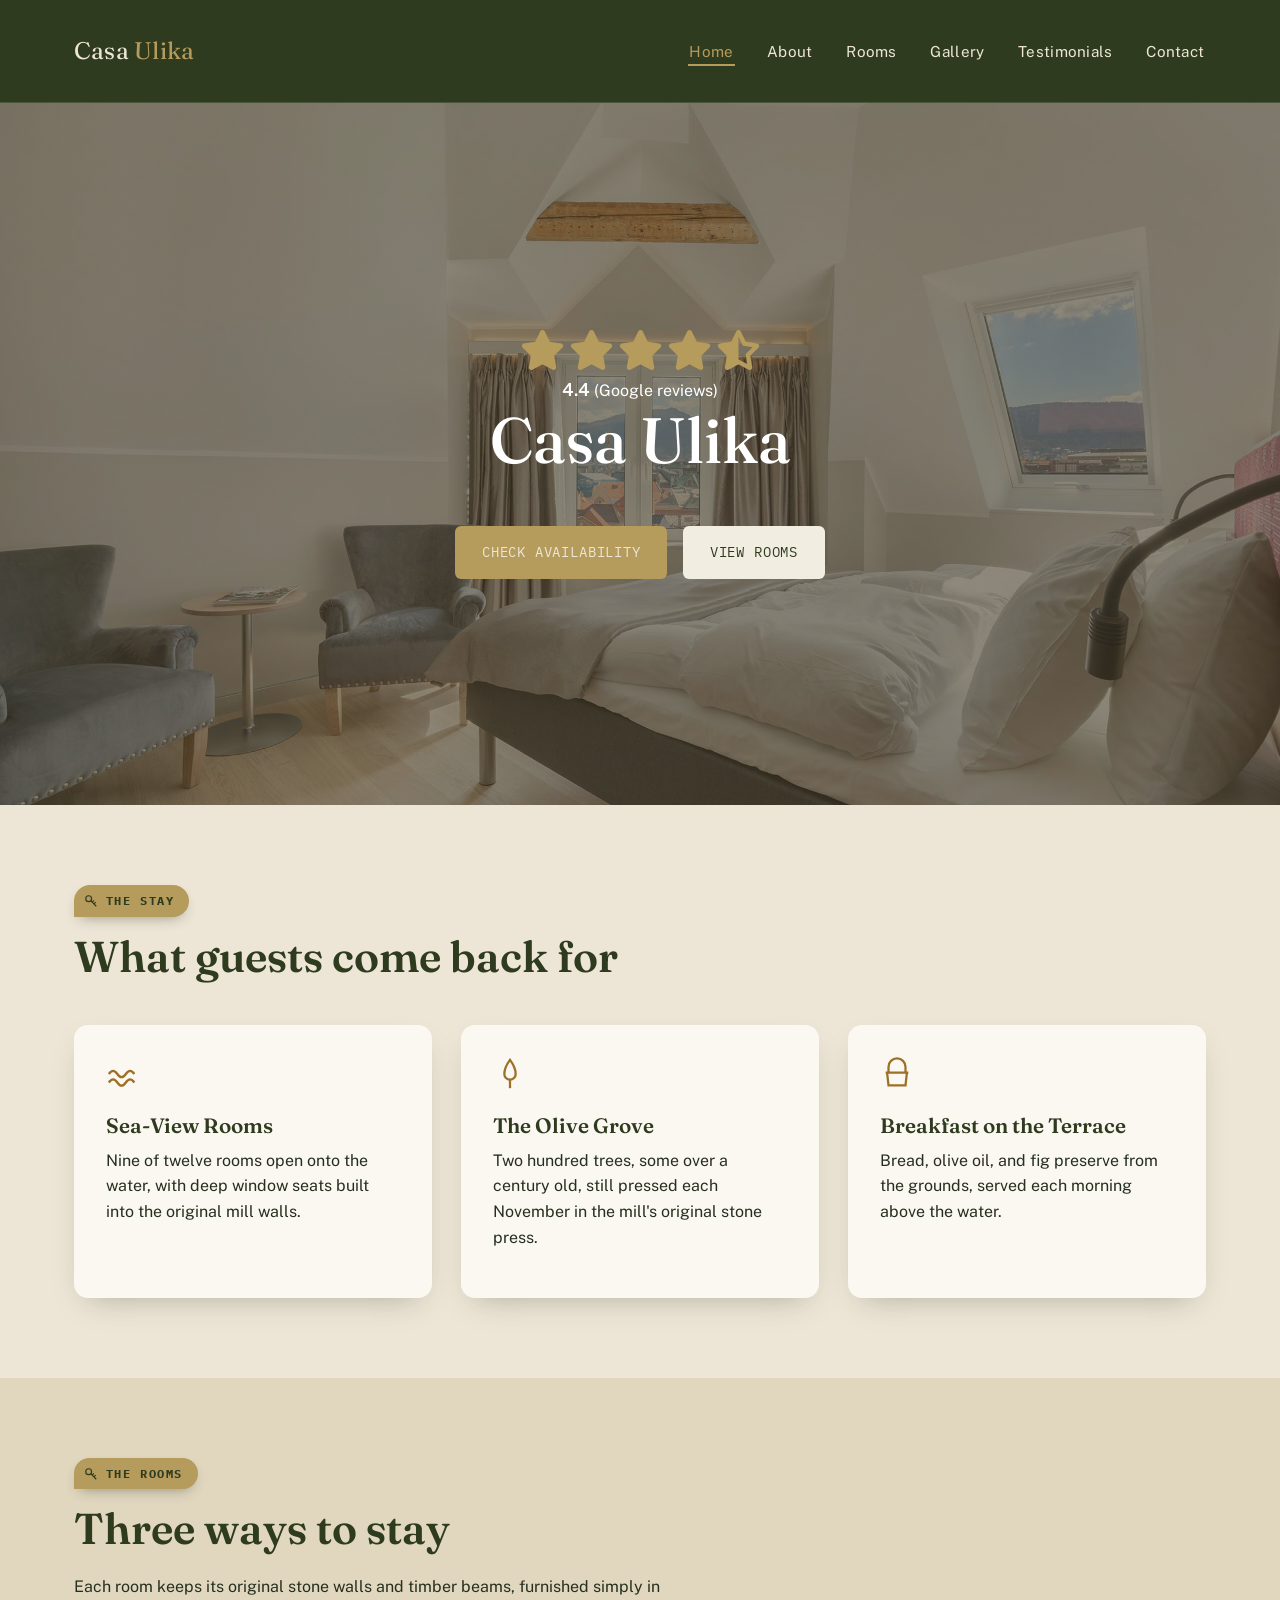
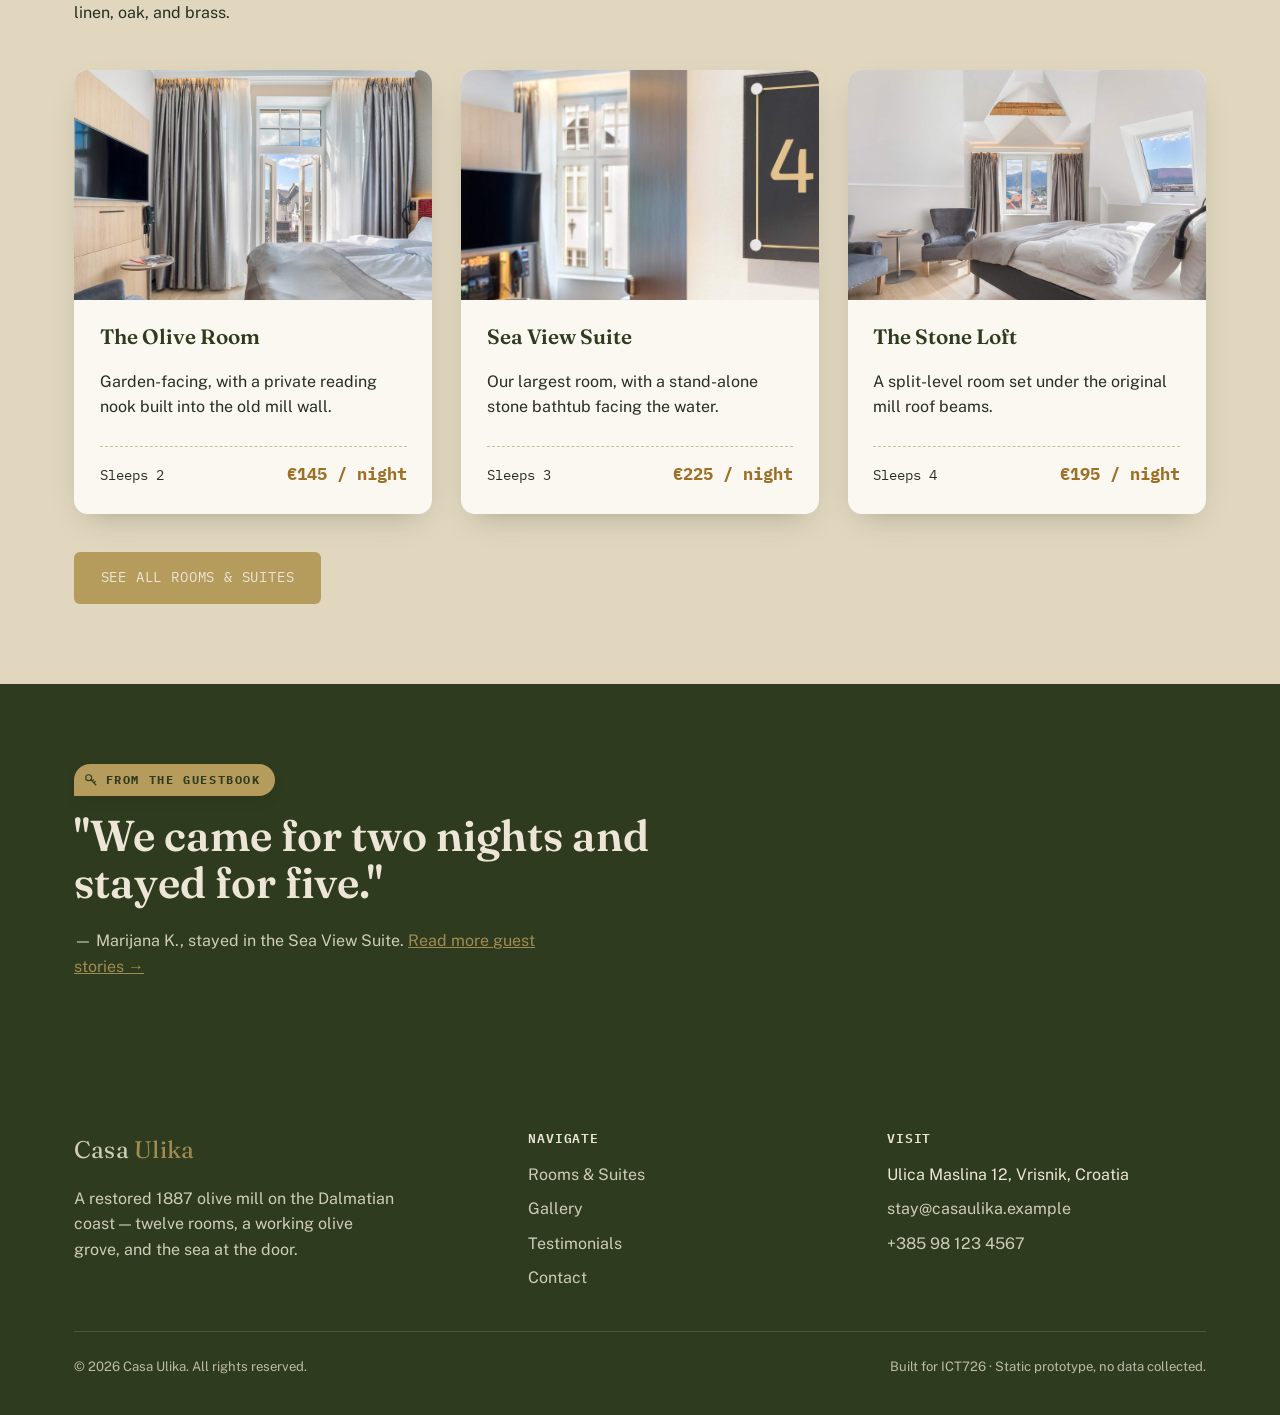
<file: index.html>
<!DOCTYPE html>
<html lang="en">
<head>
  <meta charset="UTF-8">
  <meta name="viewport" content="width=device-width, initial-scale=1.0">
  <title>Casa Ulika — A Restored Olive Mill on the Dalmatian Coast</title>
  <meta name="description" content="Casa Ulika is a 12-room boutique hotel in a restored 1887 olive mill on Croatia's Dalmatian coast, with sea-view rooms, an olive grove, and home-cooked breakfast.">
  <link rel="preconnect" href="https://fonts.googleapis.com">
  <link rel="preconnect" href="https://fonts.gstatic.com" crossorigin>
  <link href="https://fonts.googleapis.com/css2?family=Fraunces:opsz,wght@9..144,400;9..144,500;9..144,600&family=Public+Sans:wght@400;500;600;700&family=IBM+Plex+Mono:wght@500;700&display=swap" rel="stylesheet">
  <link rel="stylesheet" href="https://cdnjs.cloudflare.com/ajax/libs/font-awesome/6.5.2/css/all.min.css">
  <link rel="stylesheet" href="css/styles.css">
</head>
<body>
  <a class="skip-link" href="#main">Skip to content</a>

  <header class="site-header">
    <div class="nav-wrap">
      <a href="index.html" class="wordmark">Casa <span>Ulika</span></a>
      <button class="nav-toggle" aria-label="Toggle navigation menu" aria-expanded="false" aria-controls="main-nav">
        <span></span>
      </button>
      <nav class="main-nav" id="main-nav" aria-label="Primary">
        <ul>
          <li><a href="index.html" aria-current="page">Home</a></li>
          <li><a href="about.html">About</a></li>
          <li><a href="rooms.html">Rooms</a></li>
          <li><a href="gallery.html">Gallery</a></li>
          <li><a href="testimonials.html">Testimonials</a></li>
          <li><a href="contact.html">Contact</a></li>
        </ul>
      </nav>
    </div>
  </header>

  <main id="main">
    <!-- Hero -->
    <section class="hero" aria-label="Introduction">
      <div class="hero-copy">
        <!-- <span class="key-tag">
          <svg viewBox="0 0 24 24" fill="none" stroke="currentColor" stroke-width="2"><circle cx="8" cy="8" r="5"/><path d="M11.5 11.5L21 21M17 17l3-3M14 14l3-3"/></svg>
          Vrisnik, Dalmatian Coast
        </span> -->
        <div class="rating-wrapper">
          <div class="stars">
            <i class="fas fa-star"></i>
            <i class="fas fa-star"></i>
            <i class="fas fa-star"></i>
            <i class="fas fa-star"></i>
            <i class="fas fa-star-half-alt"></i>
          </div>
          <p class="rating-text">4.4 <span>(Google reviews)</span></p>
        </div>
        <h1 style="color: #fff;">Casa Ulika</h1>
        <!-- <p class="lede">A 19th-century olive mill, carefully restored into twelve stone-walled rooms above the Adriatic. Casa Ulika offers sea-view rooms, a working olive grove, and a home-cooked Dalmatian breakfast — a quiet stay built around slow mornings and the smell of pressed olives.</p> -->
        <div class="cta-row">
          <a class="btn btn-primary" href="contact.html">Check Availability</a>
          <a class="btn btn-ghost" href="rooms.html">View Rooms</a>
        </div>
      </div>
    </section>

    <!-- Highlights -->
    <section aria-labelledby="highlights-heading">
      <div class="container">
        <div class="section-head">
          <span class="key-tag">
            <svg viewBox="0 0 24 24" fill="none" stroke="currentColor" stroke-width="2"><circle cx="8" cy="8" r="5"/><path d="M11.5 11.5L21 21M17 17l3-3M14 14l3-3"/></svg>
            The Stay
          </span>
          <h2 id="highlights-heading">What guests come back for</h2>
        </div>
        <div class="grid-3">
          <article class="feature-card">
            <svg class="icon" viewBox="0 0 24 24" fill="none" stroke="currentColor" stroke-width="1.6" aria-hidden="true"><path d="M2 18c2-3 4-3 6 0s4 3 6 0 4-3 6 0M2 12c2-3 4-3 6 0s4 3 6 0 4-3 6 0"/></svg>
            <h3>Sea-View Rooms</h3>
            <p>Nine of twelve rooms open onto the water, with deep window seats built into the original mill walls.</p>
          </article>
          <article class="feature-card">
            <svg class="icon" viewBox="0 0 24 24" fill="none" stroke="currentColor" stroke-width="1.6" aria-hidden="true"><path d="M12 2C9 6 8 9 8 12a4 4 0 0 0 8 0c0-3-1-6-4-10Z"/><path d="M12 16v6"/></svg>
            <h3>The Olive Grove</h3>
            <p>Two hundred trees, some over a century old, still pressed each November in the mill's original stone press.</p>
          </article>
          <article class="feature-card">
            <svg class="icon" viewBox="0 0 24 24" fill="none" stroke="currentColor" stroke-width="1.6" aria-hidden="true"><path d="M4 11h16M6 11V7a6 6 0 0 1 12 0v4M5 11l1 9h12l1-9"/></svg>
            <h3>Breakfast on the Terrace</h3>
            <p>Bread, olive oil, and fig preserve from the grounds, served each morning above the water.</p>
          </article>
        </div>
      </div>
    </section>

    <!-- Room teaser -->
    <section class="section-alt" aria-labelledby="rooms-teaser-heading">
      <div class="container">
        <div class="section-head">
          <span class="key-tag">
            <svg viewBox="0 0 24 24" fill="none" stroke="currentColor" stroke-width="2"><circle cx="8" cy="8" r="5"/><path d="M11.5 11.5L21 21M17 17l3-3M14 14l3-3"/></svg>
            The Rooms
          </span>
          <h2 id="rooms-teaser-heading">Three ways to stay</h2>
          <p>Each room keeps its original stone walls and timber beams, furnished simply in linen, oak, and brass.</p>
        </div>
        <div class="grid-3">
          <article class="room-card">
            <figure>
              <img src="images/standard-twin.jpg" alt="The Olive Room, a stone-walled room with a double bed and window seat">
            </figure>
            <div class="room-body">
              <h3>The Olive Room</h3>
              <p>Garden-facing, with a private reading nook built into the old mill wall.</p>
              <div class="room-meta"><span>Sleeps 2</span><span class="price">€145 / night</span></div>
            </div>
          </article>
          <article class="room-card">
            <figure>
              <img src="images/superior-twin-2.webp" alt="Sea View Suite with a large window looking directly onto the Adriatic">
            </figure>
            <div class="room-body">
              <h3>Sea View Suite</h3>
              <p>Our largest room, with a stand-alone stone bathtub facing the water.</p>
              <div class="room-meta"><span>Sleeps 3</span><span class="price">€225 / night</span></div>
            </div>
          </article>
          <article class="room-card">
            <figure>
              <img src="images/superior-king.jpg" alt="The Stone Loft, a split-level room under the original mill roof beams">
            </figure>
            <div class="room-body">
              <h3>The Stone Loft</h3>
              <p>A split-level room set under the original mill roof beams.</p>
              <div class="room-meta"><span>Sleeps 4</span><span class="price">€195 / night</span></div>
            </div>
          </article>
        </div>
        <div style="margin-top: 2.4rem;">
          <a class="btn btn-primary" href="rooms.html">See All Rooms &amp; Suites</a>
        </div>
      </div>
    </section>

    <!-- Testimonial teaser -->
    <section class="section-dark" aria-labelledby="quote-heading">
      <div class="container">
        <span class="key-tag">
          <svg viewBox="0 0 24 24" fill="none" stroke="currentColor" stroke-width="2"><circle cx="8" cy="8" r="5"/><path d="M11.5 11.5L21 21M17 17l3-3M14 14l3-3"/></svg>
          From the Guestbook
        </span>
        <h2 id="quote-heading" style="max-width: 20ch;">"We came for two nights and stayed for five."</h2>
        <p style="opacity:0.85; max-width: 50ch;">— Marijana K., stayed in the Sea View Suite. <a href="testimonials.html" style="color: var(--ochre);">Read more guest stories →</a></p>
      </div>
    </section>
  </main>

  <footer class="site-footer">
    <div class="container">
      <div class="footer-grid">
        <div>
          <a href="index.html" class="wordmark">Casa <span>Ulika</span></a>
          <p style="margin-top:1rem; opacity:0.85; max-width:32ch;">A restored 1887 olive mill on the Dalmatian coast — twelve rooms, a working olive grove, and the sea at the door.</p>
        </div>
        <div>
          <h4>Navigate</h4>
          <ul>
            <li><a href="rooms.html">Rooms &amp; Suites</a></li>
            <li><a href="gallery.html">Gallery</a></li>
            <li><a href="testimonials.html">Testimonials</a></li>
            <li><a href="contact.html">Contact</a></li>
          </ul>
        </div>
        <div>
          <h4>Visit</h4>
          <ul>
            <li>Ulica Maslina 12, Vrisnik, Croatia</li>
            <li><a href="mailto:stay@casaulika.example">stay@casaulika.example</a></li>
            <li><a href="tel:+385981234567">+385 98 123 4567</a></li>
          </ul>
        </div>
      </div>
      <div class="footer-bottom">
        <p>&copy; 2026 Casa Ulika. All rights reserved.</p>
        <p>Built for ICT726 &middot; Static prototype, no data collected.</p>
      </div>
    </div>
  </footer>

  <script src="js/script.js"></script>
</body>
</html>
</file>
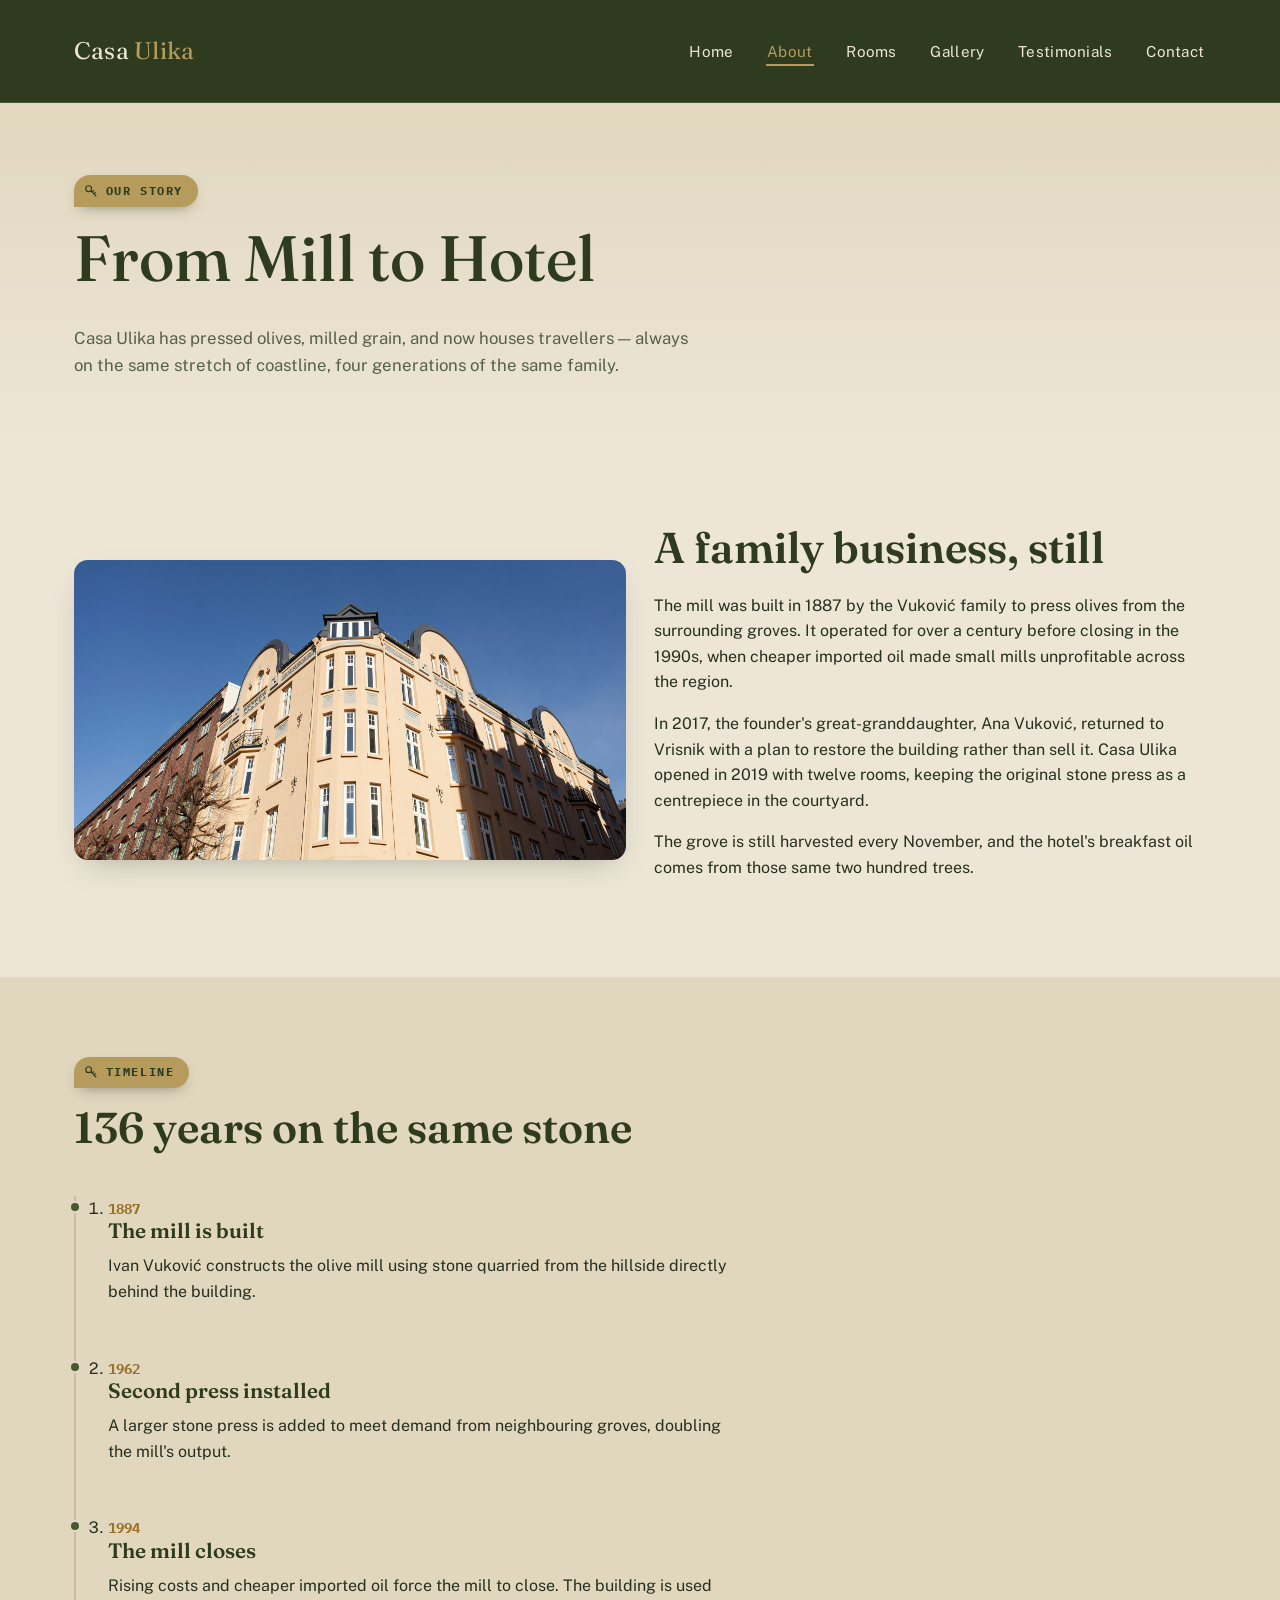
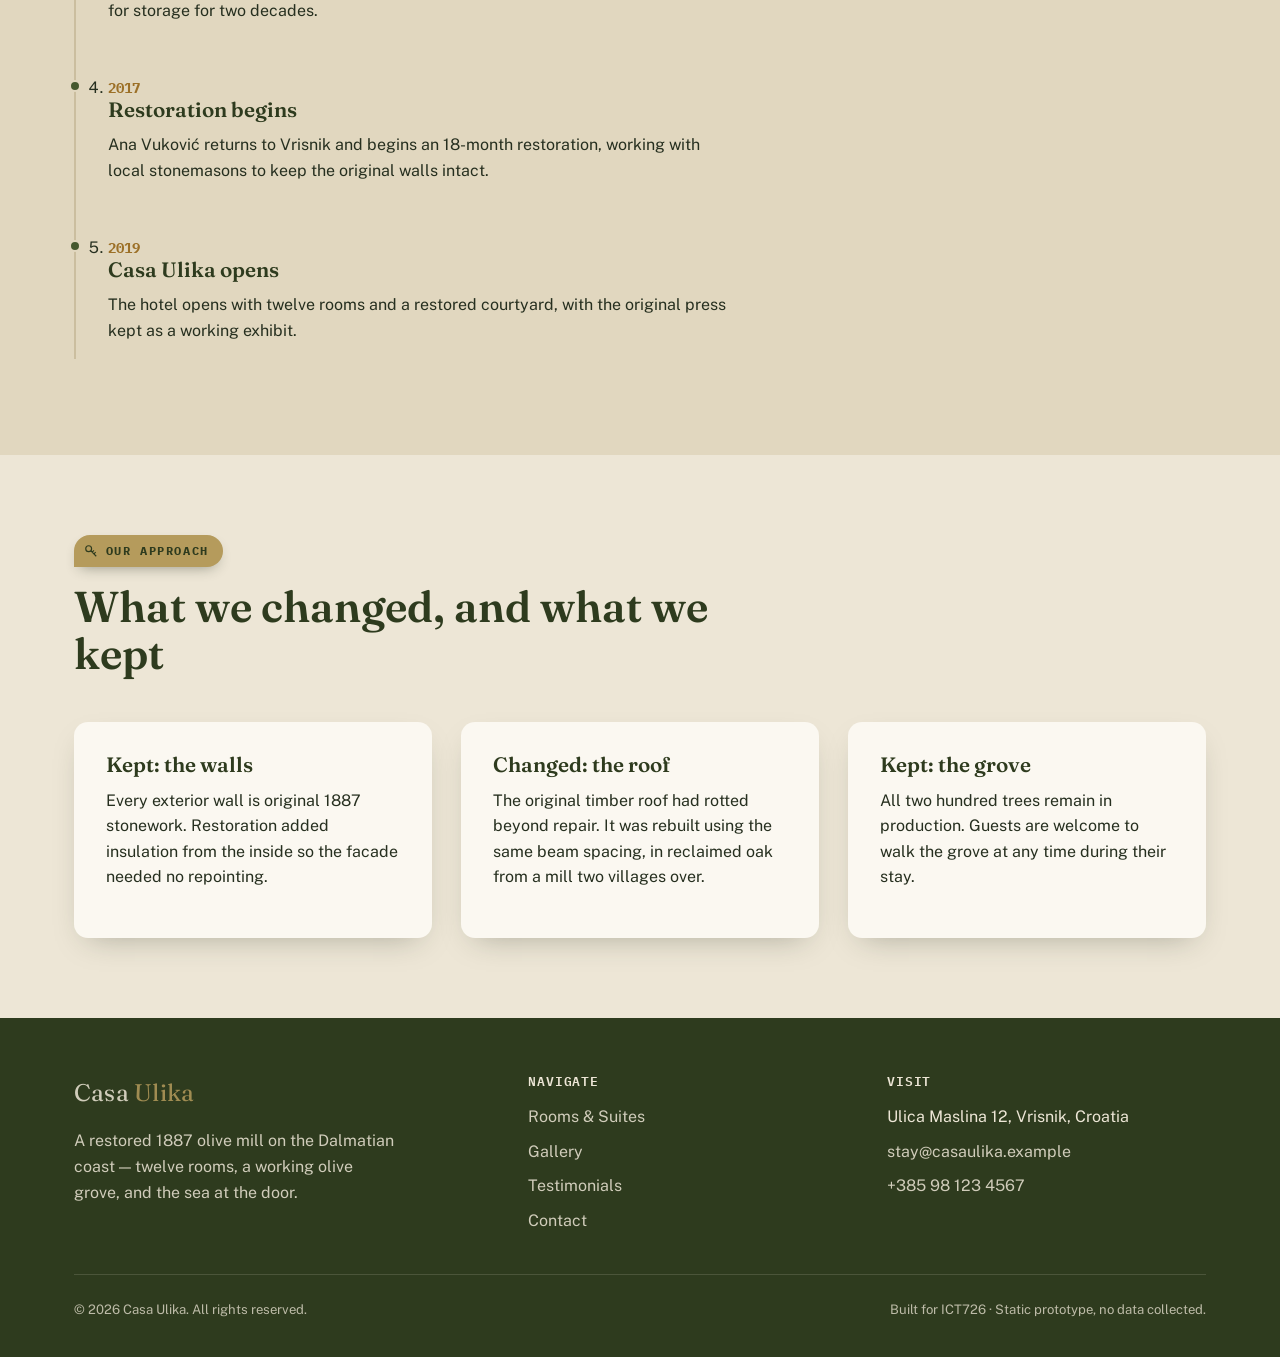
<file: about.html>
<!DOCTYPE html>
<html lang="en">
<head>
  <meta charset="UTF-8">
  <meta name="viewport" content="width=device-width, initial-scale=1.0">
  <title>About — Casa Ulika</title>
  <meta name="description" content="The story of Casa Ulika: from a working 1887 olive mill to a 12-room boutique hotel on Croatia's Dalmatian coast.">
  <link rel="preconnect" href="https://fonts.googleapis.com">
  <link rel="preconnect" href="https://fonts.gstatic.com" crossorigin>
  <link href="https://fonts.googleapis.com/css2?family=Fraunces:opsz,wght@9..144,400;9..144,500;9..144,600&family=Public+Sans:wght@400;500;600;700&family=IBM+Plex+Mono:wght@500;700&display=swap" rel="stylesheet">
  <link rel="stylesheet" href="css/styles.css">
</head>
<body>
  <a class="skip-link" href="#main">Skip to content</a>

  <header class="site-header">
    <div class="nav-wrap">
      <a href="index.html" class="wordmark">Casa <span>Ulika</span></a>
      <button class="nav-toggle" aria-label="Toggle navigation menu" aria-expanded="false" aria-controls="main-nav">
        <span></span>
      </button>
      <nav class="main-nav" id="main-nav" aria-label="Primary">
        <ul>
          <li><a href="index.html">Home</a></li>
          <li><a href="about.html" aria-current="page">About</a></li>
          <li><a href="rooms.html">Rooms</a></li>
          <li><a href="gallery.html">Gallery</a></li>
          <li><a href="testimonials.html">Testimonials</a></li>
          <li><a href="contact.html">Contact</a></li>
        </ul>
      </nav>
    </div>
  </header>

  <main id="main">
    <section class="page-hero">
      <div class="container">
        <span class="key-tag">
          <svg viewBox="0 0 24 24" fill="none" stroke="currentColor" stroke-width="2"><circle cx="8" cy="8" r="5"/><path d="M11.5 11.5L21 21M17 17l3-3M14 14l3-3"/></svg>
          Our Story
        </span>
        <h1>From Mill to Hotel</h1>
        <p class="lede">Casa Ulika has pressed olives, milled grain, and now houses travellers — always on the same stretch of coastline, four generations of the same family.</p>
      </div>
    </section>

    <section>
      <div class="container grid-2" style="align-items: center;">
        <div>
          <img src="images/bergen-harbour-hotel.jpg" alt="The original olive press stone, preserved in the hotel courtyard" style="border-radius: var(--radius-md); box-shadow: var(--shadow-card);">
        </div>
        <div>
          <h2>A family business, still</h2>
          <p>The mill was built in 1887 by the Vukovi&#263; family to press olives from the surrounding groves. It operated for over a century before closing in the 1990s, when cheaper imported oil made small mills unprofitable across the region.</p>
          <p>In 2017, the founder's great-granddaughter, Ana Vukovi&#263;, returned to Vrisnik with a plan to restore the building rather than sell it. Casa Ulika opened in 2019 with twelve rooms, keeping the original stone press as a centrepiece in the courtyard.</p>
          <p>The grove is still harvested every November, and the hotel's breakfast oil comes from those same two hundred trees.</p>
        </div>
      </div>
    </section>

    <section class="section-alt">
      <div class="container">
        <div class="section-head">
          <span class="key-tag">
            <svg viewBox="0 0 24 24" fill="none" stroke="currentColor" stroke-width="2"><circle cx="8" cy="8" r="5"/><path d="M11.5 11.5L21 21M17 17l3-3M14 14l3-3"/></svg>
            Timeline
          </span>
          <h2>136 years on the same stone</h2>
        </div>
        <ol class="timeline">
          <li class="timeline-item">
            <div class="year">1887</div>
            <h3>The mill is built</h3>
            <p>Ivan Vukovi&#263; constructs the olive mill using stone quarried from the hillside directly behind the building.</p>
          </li>
          <li class="timeline-item">
            <div class="year">1962</div>
            <h3>Second press installed</h3>
            <p>A larger stone press is added to meet demand from neighbouring groves, doubling the mill's output.</p>
          </li>
          <li class="timeline-item">
            <div class="year">1994</div>
            <h3>The mill closes</h3>
            <p>Rising costs and cheaper imported oil force the mill to close. The building is used for storage for two decades.</p>
          </li>
          <li class="timeline-item">
            <div class="year">2017</div>
            <h3>Restoration begins</h3>
            <p>Ana Vukovi&#263; returns to Vrisnik and begins an 18-month restoration, working with local stonemasons to keep the original walls intact.</p>
          </li>
          <li class="timeline-item">
            <div class="year">2019</div>
            <h3>Casa Ulika opens</h3>
            <p>The hotel opens with twelve rooms and a restored courtyard, with the original press kept as a working exhibit.</p>
          </li>
        </ol>
      </div>
    </section>

    <section>
      <div class="container">
        <div class="section-head">
          <span class="key-tag">
            <svg viewBox="0 0 24 24" fill="none" stroke="currentColor" stroke-width="2"><circle cx="8" cy="8" r="5"/><path d="M11.5 11.5L21 21M17 17l3-3M14 14l3-3"/></svg>
            Our Approach
          </span>
          <h2>What we changed, and what we kept</h2>
        </div>
        <div class="grid-3">
          <article class="feature-card">
            <h3>Kept: the walls</h3>
            <p>Every exterior wall is original 1887 stonework. Restoration added insulation from the inside so the facade needed no repointing.</p>
          </article>
          <article class="feature-card">
            <h3>Changed: the roof</h3>
            <p>The original timber roof had rotted beyond repair. It was rebuilt using the same beam spacing, in reclaimed oak from a mill two villages over.</p>
          </article>
          <article class="feature-card">
            <h3>Kept: the grove</h3>
            <p>All two hundred trees remain in production. Guests are welcome to walk the grove at any time during their stay.</p>
          </article>
        </div>
      </div>
    </section>
  </main>

  <footer class="site-footer">
    <div class="container">
      <div class="footer-grid">
        <div>
          <a href="index.html" class="wordmark">Casa <span>Ulika</span></a>
          <p style="margin-top:1rem; opacity:0.85; max-width:32ch;">A restored 1887 olive mill on the Dalmatian coast — twelve rooms, a working olive grove, and the sea at the door.</p>
        </div>
        <div>
          <h4>Navigate</h4>
          <ul>
            <li><a href="rooms.html">Rooms &amp; Suites</a></li>
            <li><a href="gallery.html">Gallery</a></li>
            <li><a href="testimonials.html">Testimonials</a></li>
            <li><a href="contact.html">Contact</a></li>
          </ul>
        </div>
        <div>
          <h4>Visit</h4>
          <ul>
            <li>Ulica Maslina 12, Vrisnik, Croatia</li>
            <li><a href="mailto:stay@casaulika.example">stay@casaulika.example</a></li>
            <li><a href="tel:+385981234567">+385 98 123 4567</a></li>
          </ul>
        </div>
      </div>
      <div class="footer-bottom">
        <p>&copy; 2026 Casa Ulika. All rights reserved.</p>
        <p>Built for ICT726 &middot; Static prototype, no data collected.</p>
      </div>
    </div>
  </footer>

  <script src="js/script.js"></script>
</body>
</html>
</file>
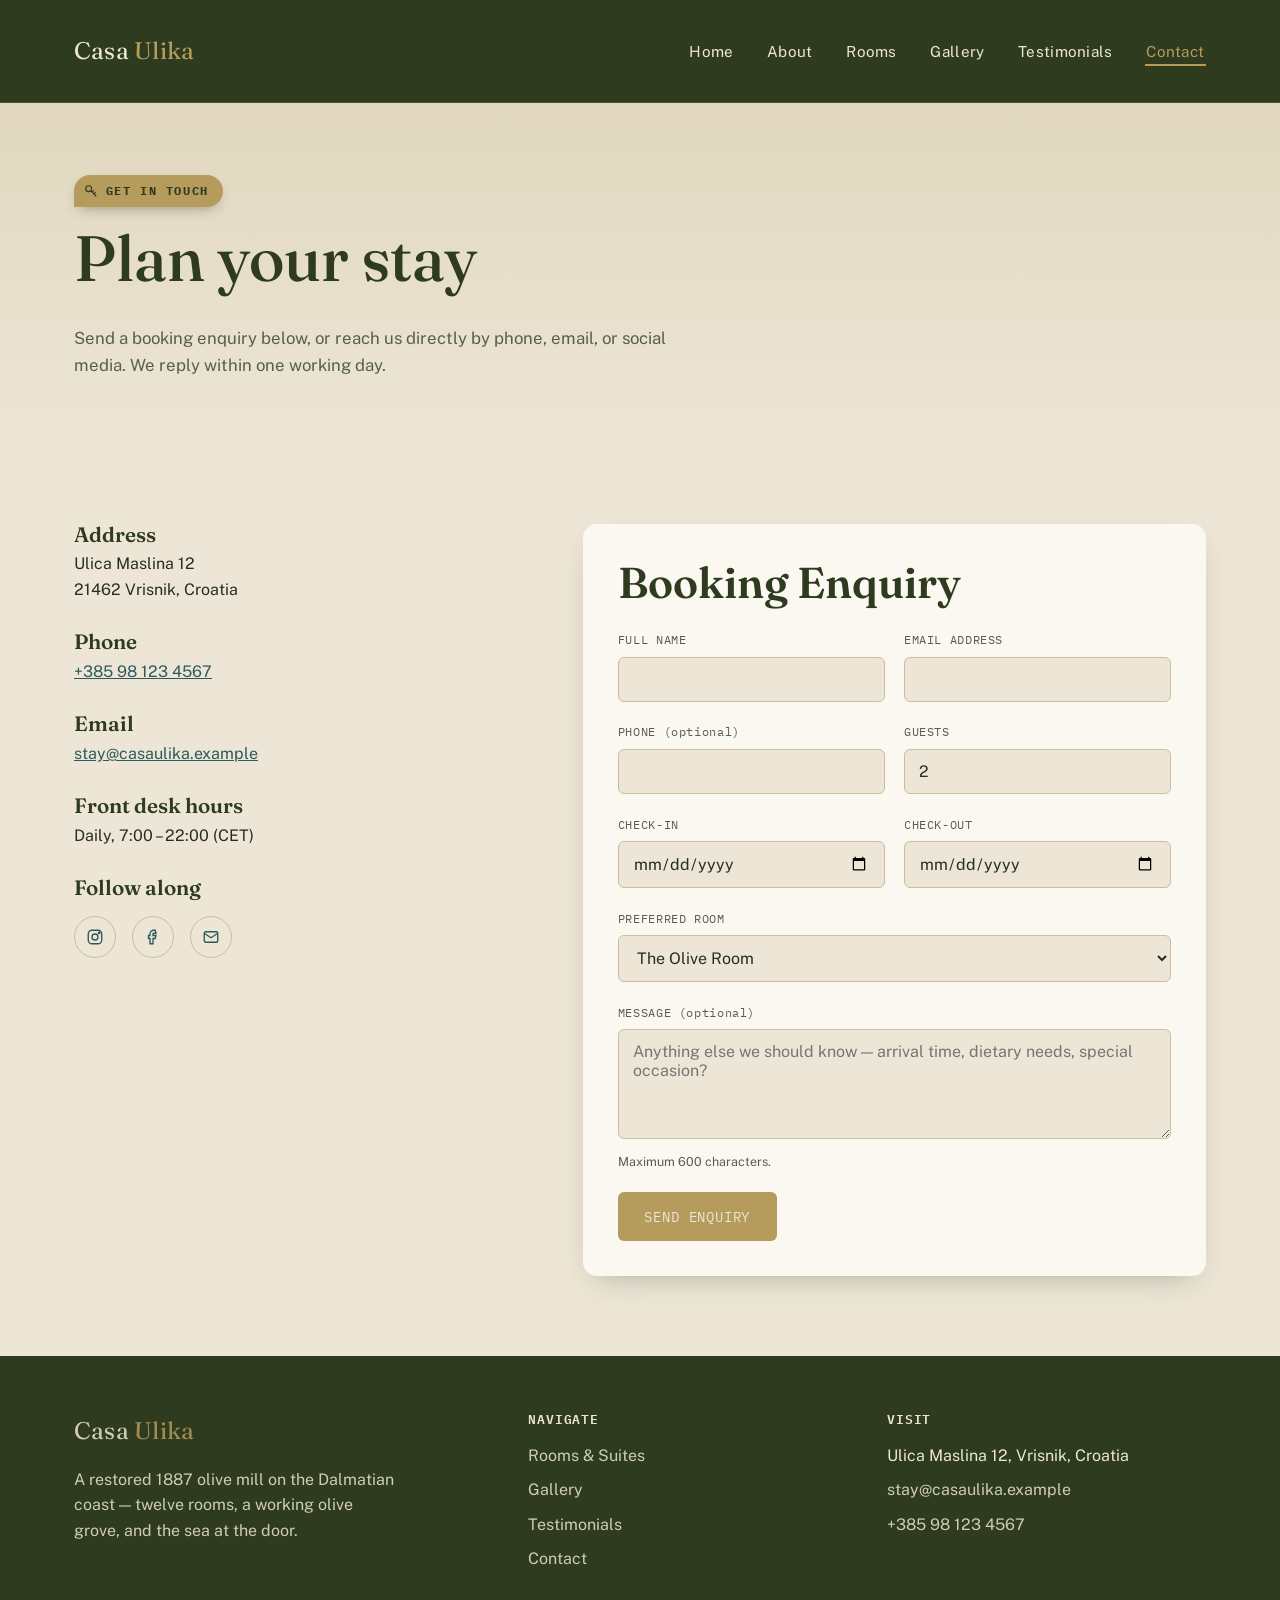
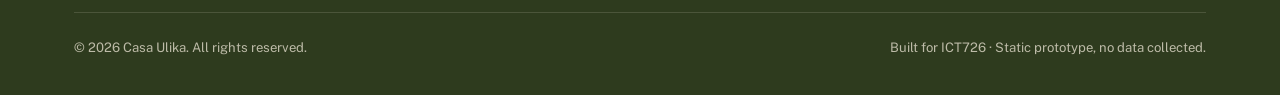
<file: contact.html>
<!DOCTYPE html>
<html lang="en">
<head>
  <meta charset="UTF-8">
  <meta name="viewport" content="width=device-width, initial-scale=1.0">
  <title>Contact — Casa Ulika</title>
  <meta name="description" content="Get in touch with Casa Ulika or send a booking enquiry for a stay at our restored olive mill on Croatia's Dalmatian coast.">
  <link rel="preconnect" href="https://fonts.googleapis.com">
  <link rel="preconnect" href="https://fonts.gstatic.com" crossorigin>
  <link href="https://fonts.googleapis.com/css2?family=Fraunces:opsz,wght@9..144,400;9..144,500;9..144,600&family=Public+Sans:wght@400;500;600;700&family=IBM+Plex+Mono:wght@500;700&display=swap" rel="stylesheet">
  <link rel="stylesheet" href="css/styles.css">
</head>
<body>
  <a class="skip-link" href="#main">Skip to content</a>

  <header class="site-header">
    <div class="nav-wrap">
      <a href="index.html" class="wordmark">Casa <span>Ulika</span></a>
      <button class="nav-toggle" aria-label="Toggle navigation menu" aria-expanded="false" aria-controls="main-nav">
        <span></span>
      </button>
      <nav class="main-nav" id="main-nav" aria-label="Primary">
        <ul>
          <li><a href="index.html">Home</a></li>
          <li><a href="about.html">About</a></li>
          <li><a href="rooms.html">Rooms</a></li>
          <li><a href="gallery.html">Gallery</a></li>
          <li><a href="testimonials.html">Testimonials</a></li>
          <li><a href="contact.html" aria-current="page">Contact</a></li>
        </ul>
      </nav>
    </div>
  </header>

  <main id="main">
    <section class="page-hero">
      <div class="container">
        <span class="key-tag">
          <svg viewBox="0 0 24 24" fill="none" stroke="currentColor" stroke-width="2"><circle cx="8" cy="8" r="5"/><path d="M11.5 11.5L21 21M17 17l3-3M14 14l3-3"/></svg>
          Get In Touch
        </span>
        <h1>Plan your stay</h1>
        <p class="lede">Send a booking enquiry below, or reach us directly by phone, email, or social media. We reply within one working day.</p>
      </div>
    </section>

    <section>
      <div class="container contact-layout">
        <div>
          <div class="info-block">
            <h3>Address</h3>
            <p>Ulica Maslina 12<br>21462 Vrisnik, Croatia</p>
          </div>
          <div class="info-block">
            <h3>Phone</h3>
            <p><a href="tel:+385981234567">+385 98 123 4567</a></p>
          </div>
          <div class="info-block">
            <h3>Email</h3>
            <p><a href="mailto:stay@casaulika.example">stay@casaulika.example</a></p>
          </div>
          <div class="info-block">
            <h3>Front desk hours</h3>
            <p>Daily, 7:00 &ndash; 22:00 (CET)</p>
          </div>
          <div class="info-block">
            <h3>Follow along</h3>
            <div class="social-links">
              <a href="https://instagram.com" aria-label="Casa Ulika on Instagram" target="_blank" rel="noopener">
                <svg width="18" height="18" viewBox="0 0 24 24" fill="none" stroke="currentColor" stroke-width="1.8" aria-hidden="true"><rect x="3" y="3" width="18" height="18" rx="5"/><circle cx="12" cy="12" r="4"/><circle cx="17.5" cy="6.5" r="1"/></svg>
              </a>
              <a href="https://facebook.com" aria-label="Casa Ulika on Facebook" target="_blank" rel="noopener">
                <svg width="18" height="18" viewBox="0 0 24 24" fill="none" stroke="currentColor" stroke-width="1.8" aria-hidden="true"><path d="M15 3h-2a5 5 0 0 0-5 5v2H6v4h2v7h4v-7h3l1-4h-4V8a1 1 0 0 1 1-1h3z"/></svg>
              </a>
              <a href="mailto:stay@casaulika.example" aria-label="Email Casa Ulika">
                <svg width="18" height="18" viewBox="0 0 24 24" fill="none" stroke="currentColor" stroke-width="1.8" aria-hidden="true"><rect x="3" y="5" width="18" height="14" rx="2"/><path d="m3 7 9 6 9-6"/></svg>
              </a>
            </div>
          </div>
        </div>

        <form class="booking-form" novalidate>
          <h2 style="margin-bottom:1.5rem;">Booking Enquiry</h2>

          <div class="form-row">
            <div class="field">
              <label for="name">Full name</label>
              <input type="text" id="name" name="name" autocomplete="name" required>
              <p class="error-msg" role="alert"></p>
            </div>
            <div class="field">
              <label for="email">Email address</label>
              <input type="email" id="email" name="email" autocomplete="email" required>
              <p class="error-msg" role="alert"></p>
            </div>
          </div>

          <div class="form-row">
            <div class="field">
              <label for="phone">Phone <span style="text-transform:none; font-weight:400;">(optional)</span></label>
              <input type="tel" id="phone" name="phone" autocomplete="tel">
              <p class="error-msg" role="alert"></p>
            </div>
            <div class="field">
              <label for="guests">Guests</label>
              <input type="number" id="guests" name="guests" min="1" max="8" value="2" required>
              <p class="error-msg" role="alert"></p>
            </div>
          </div>

          <div class="form-row">
            <div class="field">
              <label for="checkin">Check-in</label>
              <input type="date" id="checkin" name="checkin" required>
              <p class="error-msg" role="alert"></p>
            </div>
            <div class="field">
              <label for="checkout">Check-out</label>
              <input type="date" id="checkout" name="checkout" required>
              <p class="error-msg" role="alert"></p>
            </div>
          </div>

          <div class="field">
            <label for="room">Preferred room</label>
            <select id="room" name="room">
              <option value="olive">The Olive Room</option>
              <option value="sea">Sea View Suite</option>
              <option value="loft">The Stone Loft</option>
              <option value="mill">The Mill Suite</option>
              <option value="unsure">Not sure yet</option>
            </select>
          </div>

          <div class="field">
            <label for="message">Message <span style="text-transform:none; font-weight:400;">(optional)</span></label>
            <textarea id="message" name="message" maxlength="600" placeholder="Anything else we should know — arrival time, dietary needs, special occasion?"></textarea>
            <p class="hint">Maximum 600 characters.</p>
            <p class="error-msg" role="alert"></p>
          </div>

          <button type="submit" class="btn btn-primary">Send Enquiry</button>
          <div class="form-feedback" role="status" aria-live="polite"></div>
        </form>
      </div>
    </section>
  </main>

  <footer class="site-footer">
    <div class="container">
      <div class="footer-grid">
        <div>
          <a href="index.html" class="wordmark">Casa <span>Ulika</span></a>
          <p style="margin-top:1rem; opacity:0.85; max-width:32ch;">A restored 1887 olive mill on the Dalmatian coast — twelve rooms, a working olive grove, and the sea at the door.</p>
        </div>
        <div>
          <h4>Navigate</h4>
          <ul>
            <li><a href="rooms.html">Rooms &amp; Suites</a></li>
            <li><a href="gallery.html">Gallery</a></li>
            <li><a href="testimonials.html">Testimonials</a></li>
            <li><a href="contact.html">Contact</a></li>
          </ul>
        </div>
        <div>
          <h4>Visit</h4>
          <ul>
            <li>Ulica Maslina 12, Vrisnik, Croatia</li>
            <li><a href="mailto:stay@casaulika.example">stay@casaulika.example</a></li>
            <li><a href="tel:+385981234567">+385 98 123 4567</a></li>
          </ul>
        </div>
      </div>
      <div class="footer-bottom">
        <p>&copy; 2026 Casa Ulika. All rights reserved.</p>
        <p>Built for ICT726 &middot; Static prototype, no data collected.</p>
      </div>
    </div>
  </footer>

  <script src="js/script.js"></script>
</body>
</html>
</file>
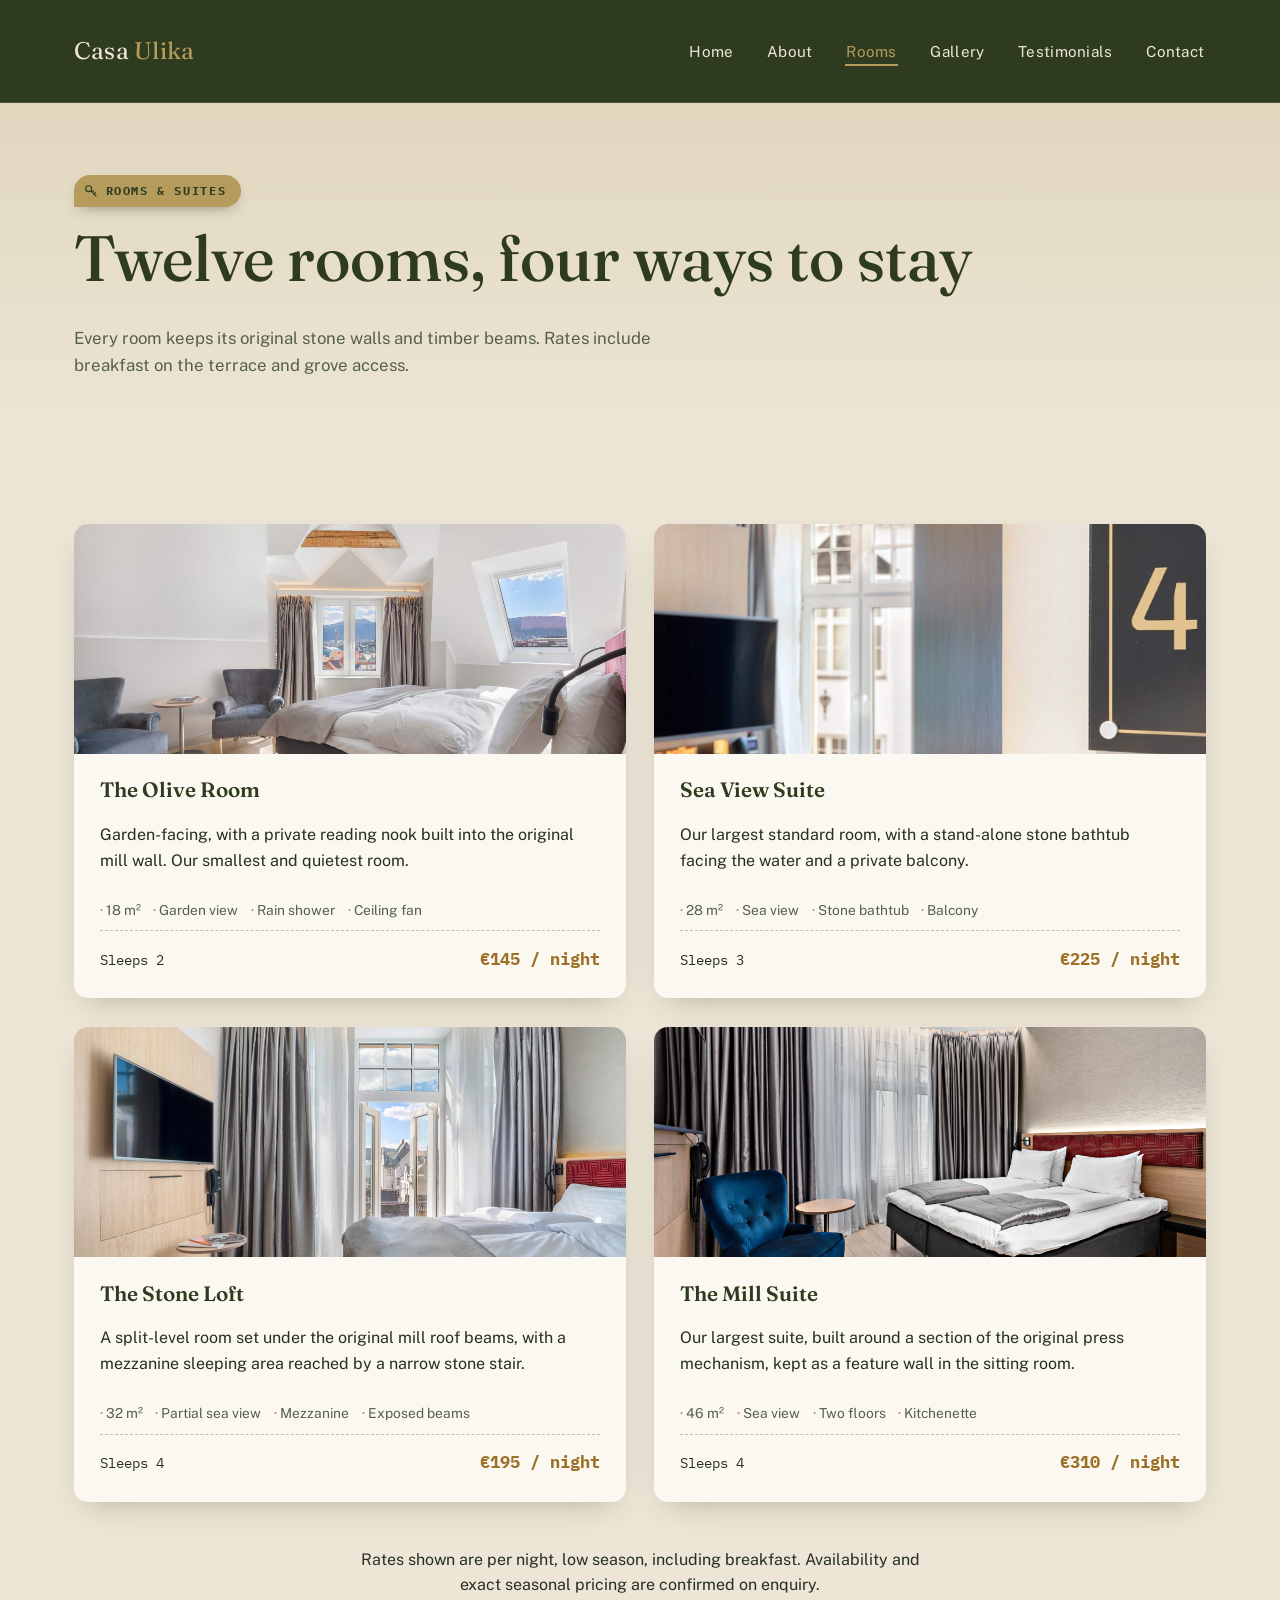
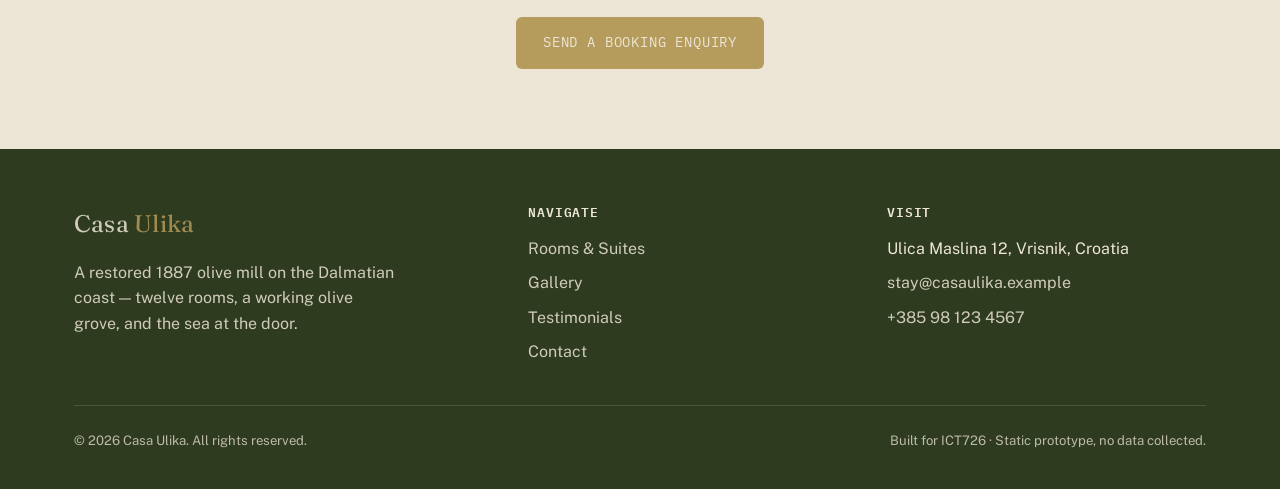
<file: rooms.html>
<!DOCTYPE html>
<html lang="en">
<head>
  <meta charset="UTF-8">
  <meta name="viewport" content="width=device-width, initial-scale=1.0">
  <title>Rooms &amp; Suites — Casa Ulika</title>
  <meta name="description" content="Four room types at Casa Ulika, from the garden-facing Olive Room to the two-storey Mill Suite, each with original stone walls.">
  <link rel="preconnect" href="https://fonts.googleapis.com">
  <link rel="preconnect" href="https://fonts.gstatic.com" crossorigin>
  <link href="https://fonts.googleapis.com/css2?family=Fraunces:opsz,wght@9..144,400;9..144,500;9..144,600&family=Public+Sans:wght@400;500;600;700&family=IBM+Plex+Mono:wght@500;700&display=swap" rel="stylesheet">
  <link rel="stylesheet" href="css/styles.css">
</head>
<body>
  <a class="skip-link" href="#main">Skip to content</a>

  <header class="site-header">
    <div class="nav-wrap">
      <a href="index.html" class="wordmark">Casa <span>Ulika</span></a>
      <button class="nav-toggle" aria-label="Toggle navigation menu" aria-expanded="false" aria-controls="main-nav">
        <span></span>
      </button>
      <nav class="main-nav" id="main-nav" aria-label="Primary">
        <ul>
          <li><a href="index.html">Home</a></li>
          <li><a href="about.html">About</a></li>
          <li><a href="rooms.html" aria-current="page">Rooms</a></li>
          <li><a href="gallery.html">Gallery</a></li>
          <li><a href="testimonials.html">Testimonials</a></li>
          <li><a href="contact.html">Contact</a></li>
        </ul>
      </nav>
    </div>
  </header>

  <main id="main">
    <section class="page-hero">
      <div class="container">
        <span class="key-tag">
          <svg viewBox="0 0 24 24" fill="none" stroke="currentColor" stroke-width="2"><circle cx="8" cy="8" r="5"/><path d="M11.5 11.5L21 21M17 17l3-3M14 14l3-3"/></svg>
          Rooms &amp; Suites
        </span>
        <h1>Twelve rooms, four ways to stay</h1>
        <p class="lede">Every room keeps its original stone walls and timber beams. Rates include breakfast on the terrace and grove access.</p>
      </div>
    </section>

    <section>
      <div class="container">
        <div class="grid-2">

          <article class="room-card">
            <figure>
              <img src="images/superior-king.jpg" alt="The Olive Room, a garden-facing room with a double bed and stone reading nook">
            </figure>
            <div class="room-body">
              <h3>The Olive Room</h3>
              <p>Garden-facing, with a private reading nook built into the original mill wall. Our smallest and quietest room.</p>
              <ul class="amenity-list">
                <li>18 m&sup2;</li><li>Garden view</li><li>Rain shower</li><li>Ceiling fan</li>
              </ul>
              <div class="room-meta"><span>Sleeps 2</span><span class="price">€145 / night</span></div>
            </div>
          </article>

          <article class="room-card">
            <figure>
              <img src="images/superior-twin-2.webp" alt="Sea View Suite with a large window looking directly onto the Adriatic Sea">
            </figure>
            <div class="room-body">
              <h3>Sea View Suite</h3>
              <p>Our largest standard room, with a stand-alone stone bathtub facing the water and a private balcony.</p>
              <ul class="amenity-list">
                <li>28 m&sup2;</li><li>Sea view</li><li>Stone bathtub</li><li>Balcony</li>
              </ul>
              <div class="room-meta"><span>Sleeps 3</span><span class="price">€225 / night</span></div>
            </div>
          </article>

          <article class="room-card">
            <figure>
              <img src="images/standard-twin.jpg" alt="The Stone Loft, a split-level room under the original mill roof beams">
            </figure>
            <div class="room-body">
              <h3>The Stone Loft</h3>
              <p>A split-level room set under the original mill roof beams, with a mezzanine sleeping area reached by a narrow stone stair.</p>
              <ul class="amenity-list">
                <li>32 m&sup2;</li><li>Partial sea view</li><li>Mezzanine</li><li>Exposed beams</li>
              </ul>
              <div class="room-meta"><span>Sleeps 4</span><span class="price">€195 / night</span></div>
            </div>
          </article>

          <article class="room-card">
            <figure>
              <img src="images/bergen-harbour-standard-double-retusjert-1-1024x683-1.webp" alt="The Mill Suite, a two-storey suite built around the original olive press">
            </figure>
            <div class="room-body">
              <h3>The Mill Suite</h3>
              <p>Our largest suite, built around a section of the original press mechanism, kept as a feature wall in the sitting room.</p>
              <ul class="amenity-list">
                <li>46 m&sup2;</li><li>Sea view</li><li>Two floors</li><li>Kitchenette</li>
              </ul>
              <div class="room-meta"><span>Sleeps 4</span><span class="price">€310 / night</span></div>
            </div>
          </article>

        </div>

        <div style="margin-top: 2.8rem; text-align: center;">
          <p style="max-width: 60ch; margin: 0 auto 1.2rem;">Rates shown are per night, low season, including breakfast. Availability and exact seasonal pricing are confirmed on enquiry.</p>
          <a class="btn btn-primary" href="contact.html">Send a Booking Enquiry</a>
        </div>
      </div>
    </section>
  </main>

  <footer class="site-footer">
    <div class="container">
      <div class="footer-grid">
        <div>
          <a href="index.html" class="wordmark">Casa <span>Ulika</span></a>
          <p style="margin-top:1rem; opacity:0.85; max-width:32ch;">A restored 1887 olive mill on the Dalmatian coast — twelve rooms, a working olive grove, and the sea at the door.</p>
        </div>
        <div>
          <h4>Navigate</h4>
          <ul>
            <li><a href="rooms.html">Rooms &amp; Suites</a></li>
            <li><a href="gallery.html">Gallery</a></li>
            <li><a href="testimonials.html">Testimonials</a></li>
            <li><a href="contact.html">Contact</a></li>
          </ul>
        </div>
        <div>
          <h4>Visit</h4>
          <ul>
            <li>Ulica Maslina 12, Vrisnik, Croatia</li>
            <li><a href="mailto:stay@casaulika.example">stay@casaulika.example</a></li>
            <li><a href="tel:+385981234567">+385 98 123 4567</a></li>
          </ul>
        </div>
      </div>
      <div class="footer-bottom">
        <p>&copy; 2026 Casa Ulika. All rights reserved.</p>
        <p>Built for ICT726 &middot; Static prototype, no data collected.</p>
      </div>
    </div>
  </footer>

  <script src="js/script.js"></script>
</body>
</html>
</file>
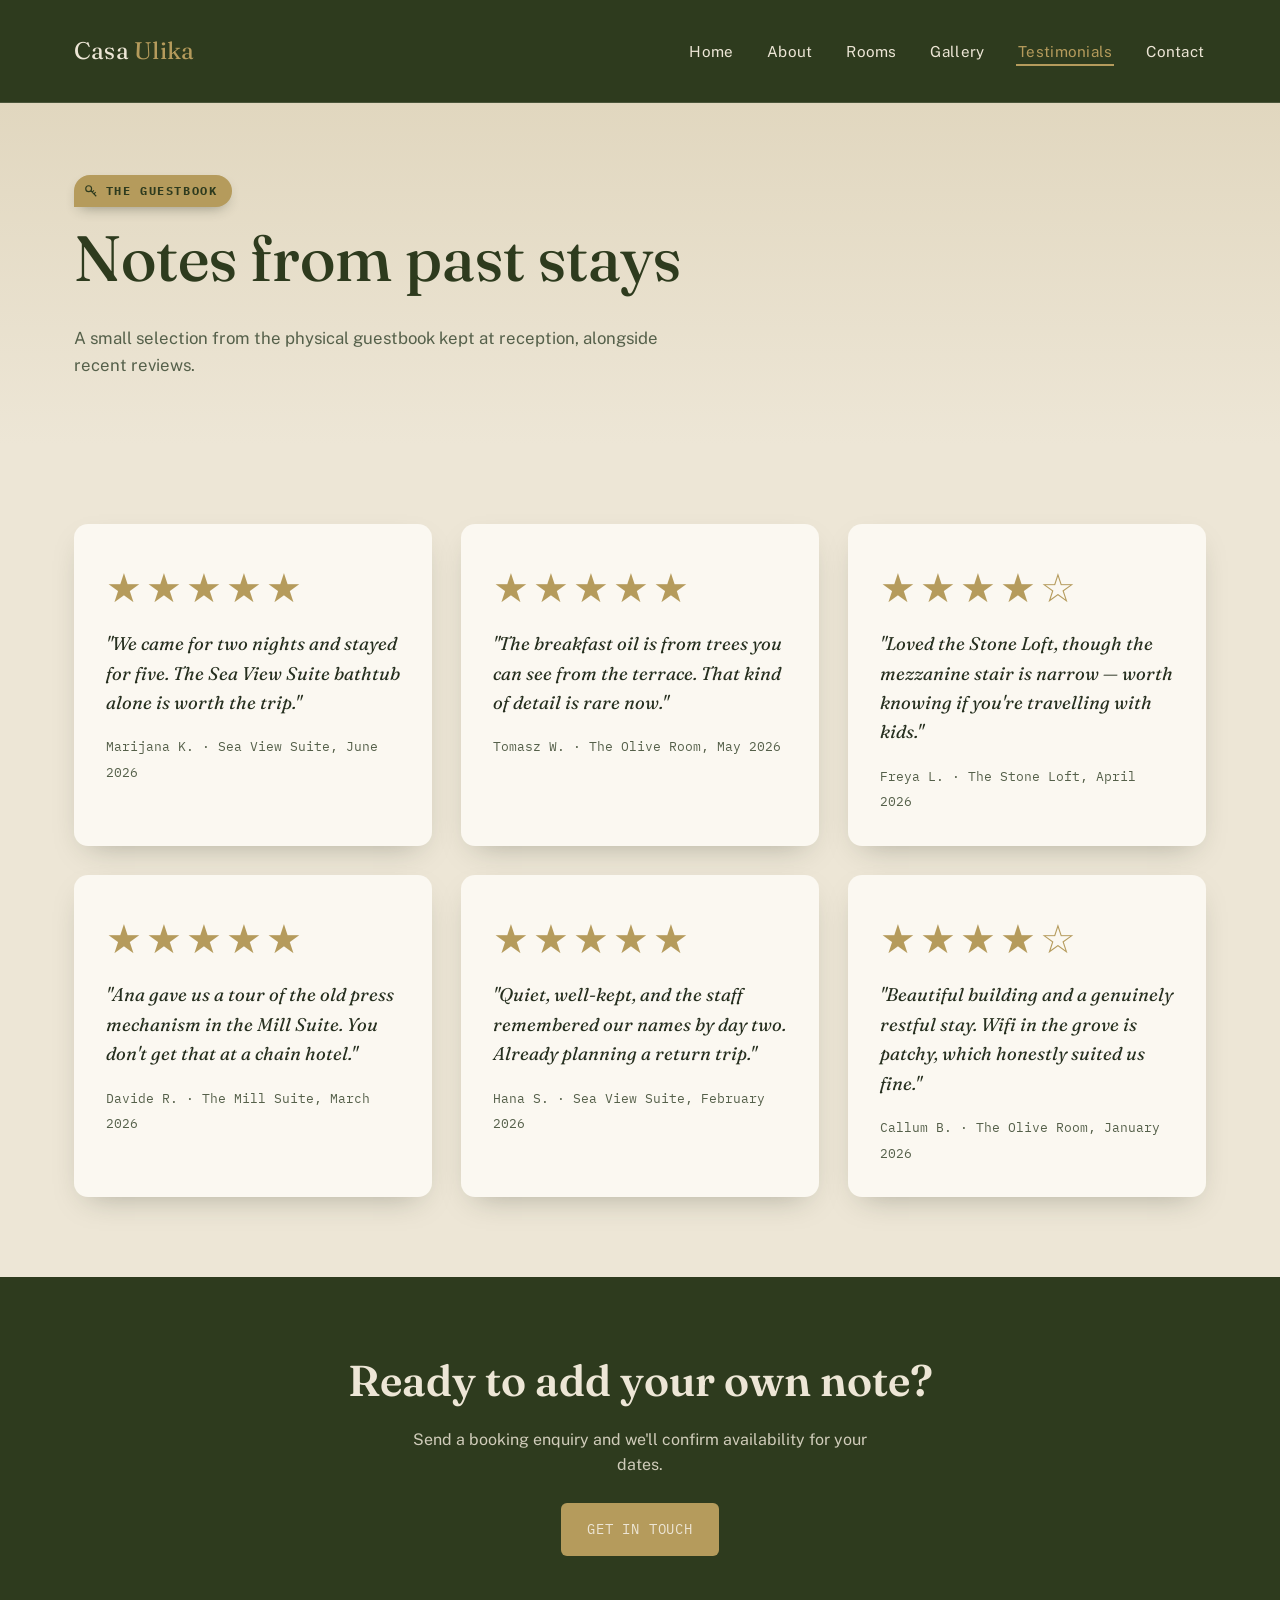
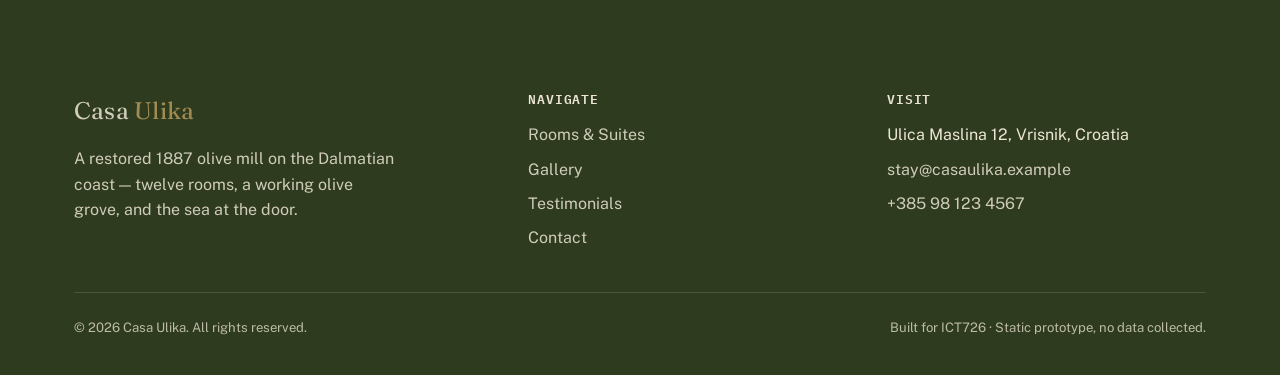
<file: testimonials.html>
<!DOCTYPE html>
<html lang="en">
<head>
  <meta charset="UTF-8">
  <meta name="viewport" content="width=device-width, initial-scale=1.0">
  <title>Testimonials — Casa Ulika</title>
  <meta name="description" content="What guests say after staying at Casa Ulika, a restored olive mill on Croatia's Dalmatian coast.">
  <link rel="preconnect" href="https://fonts.googleapis.com">
  <link rel="preconnect" href="https://fonts.gstatic.com" crossorigin>
  <link href="https://fonts.googleapis.com/css2?family=Fraunces:opsz,wght@9..144,400;9..144,500;9..144,600&family=Public+Sans:wght@400;500;600;700&family=IBM+Plex+Mono:wght@500;700&display=swap" rel="stylesheet">
  <link rel="stylesheet" href="css/styles.css">
</head>
<body>
  <a class="skip-link" href="#main">Skip to content</a>

  <header class="site-header">
    <div class="nav-wrap">
      <a href="index.html" class="wordmark">Casa <span>Ulika</span></a>
      <button class="nav-toggle" aria-label="Toggle navigation menu" aria-expanded="false" aria-controls="main-nav">
        <span></span>
      </button>
      <nav class="main-nav" id="main-nav" aria-label="Primary">
        <ul>
          <li><a href="index.html">Home</a></li>
          <li><a href="about.html">About</a></li>
          <li><a href="rooms.html">Rooms</a></li>
          <li><a href="gallery.html">Gallery</a></li>
          <li><a href="testimonials.html" aria-current="page">Testimonials</a></li>
          <li><a href="contact.html">Contact</a></li>
        </ul>
      </nav>
    </div>
  </header>

  <main id="main">
    <section class="page-hero">
      <div class="container">
        <span class="key-tag">
          <svg viewBox="0 0 24 24" fill="none" stroke="currentColor" stroke-width="2"><circle cx="8" cy="8" r="5"/><path d="M11.5 11.5L21 21M17 17l3-3M14 14l3-3"/></svg>
          The Guestbook
        </span>
        <h1>Notes from past stays</h1>
        <p class="lede">A small selection from the physical guestbook kept at reception, alongside recent reviews.</p>
      </div>
    </section>

    <section>
      <div class="container grid-3">
        <article class="quote-card">
          <div class="stars" aria-label="Rated 5 out of 5 stars">&#9733;&#9733;&#9733;&#9733;&#9733;</div>
          <blockquote>"We came for two nights and stayed for five. The Sea View Suite bathtub alone is worth the trip."</blockquote>
          <cite>Marijana K. &middot; Sea View Suite, June 2026</cite>
        </article>
        <article class="quote-card">
          <div class="stars" aria-label="Rated 5 out of 5 stars">&#9733;&#9733;&#9733;&#9733;&#9733;</div>
          <blockquote>"The breakfast oil is from trees you can see from the terrace. That kind of detail is rare now."</blockquote>
          <cite>Tomasz W. &middot; The Olive Room, May 2026</cite>
        </article>
        <article class="quote-card">
          <div class="stars" aria-label="Rated 4 out of 5 stars">&#9733;&#9733;&#9733;&#9733;&#9734;</div>
          <blockquote>"Loved the Stone Loft, though the mezzanine stair is narrow — worth knowing if you're travelling with kids."</blockquote>
          <cite>Freya L. &middot; The Stone Loft, April 2026</cite>
        </article>
        <article class="quote-card">
          <div class="stars" aria-label="Rated 5 out of 5 stars">&#9733;&#9733;&#9733;&#9733;&#9733;</div>
          <blockquote>"Ana gave us a tour of the old press mechanism in the Mill Suite. You don't get that at a chain hotel."</blockquote>
          <cite>Davide R. &middot; The Mill Suite, March 2026</cite>
        </article>
        <article class="quote-card">
          <div class="stars" aria-label="Rated 5 out of 5 stars">&#9733;&#9733;&#9733;&#9733;&#9733;</div>
          <blockquote>"Quiet, well-kept, and the staff remembered our names by day two. Already planning a return trip."</blockquote>
          <cite>Hana S. &middot; Sea View Suite, February 2026</cite>
        </article>
        <article class="quote-card">
          <div class="stars" aria-label="Rated 4 out of 5 stars">&#9733;&#9733;&#9733;&#9733;&#9734;</div>
          <blockquote>"Beautiful building and a genuinely restful stay. Wifi in the grove is patchy, which honestly suited us fine."</blockquote>
          <cite>Callum B. &middot; The Olive Room, January 2026</cite>
        </article>
      </div>
    </section>

    <section class="section-dark">
      <div class="container" style="text-align:center;">
        <h2>Ready to add your own note?</h2>
        <p style="opacity:0.85; max-width: 50ch; margin: 0 auto 1.6rem;">Send a booking enquiry and we'll confirm availability for your dates.</p>
        <a class="btn btn-primary" href="contact.html">Get in Touch</a>
      </div>
    </section>
  </main>

  <footer class="site-footer">
    <div class="container">
      <div class="footer-grid">
        <div>
          <a href="index.html" class="wordmark">Casa <span>Ulika</span></a>
          <p style="margin-top:1rem; opacity:0.85; max-width:32ch;">A restored 1887 olive mill on the Dalmatian coast — twelve rooms, a working olive grove, and the sea at the door.</p>
        </div>
        <div>
          <h4>Navigate</h4>
          <ul>
            <li><a href="rooms.html">Rooms &amp; Suites</a></li>
            <li><a href="gallery.html">Gallery</a></li>
            <li><a href="testimonials.html">Testimonials</a></li>
            <li><a href="contact.html">Contact</a></li>
          </ul>
        </div>
        <div>
          <h4>Visit</h4>
          <ul>
            <li>Ulica Maslina 12, Vrisnik, Croatia</li>
            <li><a href="mailto:stay@casaulika.example">stay@casaulika.example</a></li>
            <li><a href="tel:+385981234567">+385 98 123 4567</a></li>
          </ul>
        </div>
      </div>
      <div class="footer-bottom">
        <p>&copy; 2026 Casa Ulika. All rights reserved.</p>
        <p>Built for ICT726 &middot; Static prototype, no data collected.</p>
      </div>
    </div>
  </footer>

  <script src="js/script.js"></script>
</body>
</html>
</file>
<file: css/styles.css>
/* ==========================================================================
   Casa Ulika — Boutique Hotel
   Design tokens
   ========================================================================== */
:root {
  --stone:      #EDE6D6;   /* warm limestone background */
  --stone-deep: #E1D7BF;   /* section alternate background */
  --stone-line: #CBBE9F;   /* hairline / border */
  --ink:        #262F1F;   /* deep olive-charcoal text */
  --ink-soft:   #55604A;   /* secondary text */
  --olive:      #46592F;   /* primary brand green */
  --olive-deep: #2E3B1E;   /* darkest green, header/footer */
  --ochre:      #B59B5C;   /* sun-baked gold accent */
  --ochre-deep: #9C7027;
  --sea:        #2C5A5C;   /* adriatic teal accent */
  --paper:      #FBF8F1;   /* card surfaces */
  --error:      #8C3A2B;
  --success:    #3C5A34;

  --font-display: "Fraunces", Georgia, serif;
  --font-body: "Public Sans", -apple-system, "Segoe UI", sans-serif;
  --font-mono: "IBM Plex Mono", "Courier New", monospace;

  --max-width: 1180px;
  --radius-sm: 6px;
  --radius-md: 14px;
  --radius-lg: 28px;
  --shadow-card: 0 12px 30px -14px rgba(38, 47, 31, 0.35);
  --shadow-tag: 0 6px 14px -6px rgba(38, 47, 31, 0.45);
  --transition: 220ms cubic-bezier(.4,0,.2,1);
}

/* ==========================================================================
   Reset & base
   ========================================================================== */
*, *::before, *::after { box-sizing: border-box; }
html { scroll-behavior: smooth; }
@media (prefers-reduced-motion: reduce) {
  html { scroll-behavior: auto; }
  *, *::before, *::after { animation-duration: 0.01ms !important; animation-iteration-count: 1 !important; transition-duration: 0.01ms !important; }
}

body {
  margin: 0;
  font-family: var(--font-body);
  color: var(--ink);
  background: var(--stone);
  line-height: 1.6;
  font-size: 16px;
}

h1, h2, h3, h4 {
  font-family: var(--font-display);
  color: var(--olive-deep);
  line-height: 1.1;
  margin: 0 0 0.5em;
  font-weight: 600;
}

h1 { font-size: clamp(2.4rem, 5vw, 4rem); font-weight: 500; }
h2 { font-size: clamp(1.9rem, 3.4vw, 2.7rem); }
h3 { font-size: 1.3rem; }

p { margin: 0 0 1em; max-width: 62ch; }
a { color: inherit; }
img { max-width: 100%; display: block; }

ul { padding: 0; margin: 0; list-style: none; }

.container {
  width: 100%;
  max-width: var(--max-width);
  margin: 0 auto;
  padding: 0 1.5rem;
}

/* Skip link for accessibility */
.skip-link {
  position: absolute;
  left: -999px;
  top: auto;
  background: var(--ochre);
  color: var(--olive-deep);
  padding: 0.75rem 1.25rem;
  z-index: 200;
  border-radius: var(--radius-sm);
  font-weight: 700;
}
.skip-link:focus {
  left: 1rem;
  top: 1rem;
}

/* Visible keyboard focus */
a:focus-visible,
button:focus-visible,
input:focus-visible,
textarea:focus-visible,
select:focus-visible {
  outline: 3px solid var(--sea);
  outline-offset: 3px;
  border-radius: 4px;
}

/* ==========================================================================
   Key-tag motif (signature element)
   Used as an eyebrow label throughout the site, echoing a brass room-key fob.
   ========================================================================== */
.key-tag {
  display: inline-flex;
  align-items: center;
  gap: 0.5rem;
  background: var(--ochre);
  color: var(--olive-deep);
  font-family: var(--font-mono);
  font-size: 0.72rem;
  letter-spacing: 0.14em;
  text-transform: uppercase;
  padding: 0.4rem 0.9rem 0.4rem 0.6rem;
  border-radius: 999px 999px 999px 4px;
  box-shadow: var(--shadow-tag);
  margin-bottom: 1rem;
  font-weight: 700;
}
.key-tag svg { width: 14px; height: 14px; flex-shrink: 0; }

/* ==========================================================================
   Header / Navigation
   ========================================================================== */
.site-header {
  background: var(--olive-deep);
  color: var(--stone);
  position: sticky;
  top: 0;
  z-index: 100;
  border-bottom: 1px solid rgba(237, 230, 214, 0.15);
}
.nav-wrap {
  display: flex;
  align-items: center;
  justify-content: space-between;
  padding: 2rem 1.5rem;
  max-width: var(--max-width);
  margin: 0 auto;
}
.wordmark {
  font-family: var(--font-display);
  font-size: 1.5rem;
  color: var(--stone);
  text-decoration: none;
  letter-spacing: 0.01em;
}
.wordmark span { color: var(--ochre); }

.nav-toggle {
  display: none;
  background: none;
  border: 1px solid rgba(237, 230, 214, 0.4);
  border-radius: var(--radius-sm);
  padding: 0.5rem 0.7rem;
  cursor: pointer;
}
.nav-toggle span,
.nav-toggle span::before,
.nav-toggle span::after {
  display: block;
  width: 20px;
  height: 2px;
  background: var(--stone);
  position: relative;
  transition: transform var(--transition);
}
.nav-toggle span::before,
.nav-toggle span::after { content: ""; position: absolute; }
.nav-toggle span::before { top: -6px; }
.nav-toggle span::after { top: 6px; }

.main-nav ul {
  display: flex;
  gap: 1.9rem;
}
.main-nav a {
  text-decoration: none;
  color: var(--stone);
  font-size: 0.95rem;
  letter-spacing: 0.02em;
  padding: 0.3rem 0.1rem;
  border-bottom: 2px solid transparent;
  transition: border-color var(--transition), color var(--transition);
}
.main-nav a:hover,
.main-nav a[aria-current="page"] {
  border-bottom-color: var(--ochre);
  color: var(--ochre);
}

/* ==========================================================================
   Hero
   ========================================================================== */
.hero {
  display: grid;
  align-items: stretch;
  min-height: 78vh;

  background-image: 
    linear-gradient(rgba(66, 58, 36, 0.60), rgba(66, 58, 36, 0.60)),
    url("../images/superior-king.jpg");
  background-repeat: no-repeat;
  background-position: center center;
  background-size: cover;
}
.hero-copy {
  display: flex;
  flex-direction: column;
  justify-content: center;
  align-items: center;
  padding: 4rem 3rem;
}
.hero-copy p.lede { font-size: 1.1rem; color: var(--ink-soft); }
.rating-wrapper {
  display: flex;
  flex-direction: column;
  align-items: center;
  gap: 6px;
}

.stars {
  display: flex;
  gap: 4px;
  font-size: 2.5rem;
  color: #B59B5C; /* gold color */
}

.rating-text {
  margin: 0;
  font-size: 18px;
  font-weight: 600;
  color: #fff;
}

.rating-text span {
  font-weight: 400;
  color: #fff;
  font-size: 16px;
}

.cta-row { display: flex; gap: 1rem; flex-wrap: wrap; margin-top: 1.2rem; }

.btn {
  display: inline-block;
  font-family: var(--font-mono);
  font-size: 0.85rem;
  letter-spacing: 0.06em;
  text-transform: uppercase;
  text-decoration: none;
  padding: 0.9rem 1.6rem;
  border-radius: var(--radius-sm);
  border: 1px solid transparent;
  cursor: pointer;
  transition: transform var(--transition), background var(--transition), color var(--transition), box-shadow var(--transition);
}
.btn-primary { background: var(--ochre); color: var(--stone); }
.btn-primary:hover { background: var(--olive-deep); transform: translateY(-2px); box-shadow: var(--shadow-card); }
.btn-ghost { background: #f2ede1; color: var(--olive-deep); }
.btn-ghost:hover { background: var(--olive-deep); color: var(--stone); transform: translateY(-2px); }

/* ==========================================================================
   Sections & general layout
   ========================================================================== */
section { padding: 5rem 0; }
.section-alt { background: var(--stone-deep); }
.section-dark { background: var(--olive-deep); color: var(--stone); }
.section-dark h2, .section-dark h3 { color: var(--stone); }
.section-head { max-width: 640px; margin-bottom: 2.8rem; }

.grid-3 {
  display: grid;
  grid-template-columns: repeat(3, 1fr);
  gap: 1.8rem;
}
.grid-2 {
  display: grid;
  grid-template-columns: repeat(2, 1fr);
  gap: 1.8rem;
}

/* Feature / highlight cards */
.feature-card {
  background: var(--paper);
  border-radius: var(--radius-md);
  padding: 2rem;
  box-shadow: var(--shadow-card);
  transition: transform var(--transition);
}
.feature-card:hover { transform: translateY(-6px); }
.feature-card .icon { width: 34px; height: 34px; color: var(--ochre-deep); margin-bottom: 1rem; }

/* Room cards */
.room-card {
  background: var(--paper);
  border-radius: var(--radius-md);
  overflow: hidden;
  box-shadow: var(--shadow-card);
  display: flex;
  flex-direction: column;
}
.room-card figure { margin: 0; overflow: hidden; }
.room-card img { width: 100%; height: 230px; object-fit: cover; transition: transform var(--transition); }
.room-card:hover img { transform: scale(1.06) rotate(-0.6deg); }
.room-card .room-body { padding: 1.6rem; display: flex; flex-direction: column; gap: 0.6rem; flex: 1; }
.room-card .room-meta {
  display: flex;
  justify-content: space-between;
  align-items: baseline;
  border-top: 1px dashed var(--stone-line);
  margin-top: auto;
  padding-top: 0.9rem;
  font-family: var(--font-mono);
  font-size: 0.85rem;
}
.room-card .price { color: var(--ochre-deep); font-weight: 700; font-size: 1.05rem; }
.amenity-list { display: flex; flex-wrap: wrap; gap: 0.4rem 0.8rem; font-size: 0.86rem; color: var(--ink-soft); }
.amenity-list li::before { content: "· "; color: var(--ochre-deep); }

/* Testimonials */
.quote-card {
  background: var(--paper);
  border-radius: var(--radius-md);
  padding: 2rem;
  box-shadow: var(--shadow-card);
  position: relative;
}
.quote-card .stars { color: var(--ochre); letter-spacing: 0.1em; margin-bottom: 0.6rem; }
.quote-card blockquote { margin: 0 0 1rem; font-family: var(--font-display); font-size: 1.15rem; font-style: italic; color: var(--ink); }
.quote-card cite { font-style: normal; font-family: var(--font-mono); font-size: 0.8rem; color: var(--ink-soft); }

/* Gallery / lightbox */
.gallery-filter { display: flex; gap: 0.6rem; flex-wrap: wrap; margin-bottom: 2.2rem; }
.filter-btn {
  font-family: var(--font-mono);
  font-size: 0.78rem;
  text-transform: uppercase;
  letter-spacing: 0.06em;
  background: var(--paper);
  border: 1px solid var(--stone-line);
  border-radius: 999px;
  padding: 0.5rem 1.1rem;
  cursor: pointer;
  transition: background var(--transition), color var(--transition);
}
.filter-btn[aria-pressed="true"] { background: var(--olive); color: var(--stone); border-color: var(--olive); }

.gallery-grid {
  display: grid;
  grid-template-columns: repeat(4, 1fr);
  gap: 1rem;
}
.gallery-grid button {
  background: none;
  border: none;
  padding: 0;
  cursor: zoom-in;
  border-radius: var(--radius-sm);
  overflow: hidden;
  box-shadow: var(--shadow-card);
}
.gallery-grid img {
  width: 100%;
  height: 190px;
  object-fit: cover;
  transition: transform var(--transition), filter var(--transition);
}
.gallery-grid button:hover img { transform: scale(1.08); }

.lightbox {
  position: fixed;
  inset: 0;
  background: rgba(38, 47, 31, 0.92);
  display: flex;
  align-items: center;
  justify-content: center;
  z-index: 300;
  padding: 2rem;
  opacity: 0;
  visibility: hidden;
  transition: opacity var(--transition);
}
.lightbox.is-open { opacity: 1; visibility: visible; }
.lightbox figure { max-width: 900px; width: 100%; margin: 0; }
.lightbox img { width: 100%; max-height: 78vh; object-fit: contain; border-radius: var(--radius-sm); }
.lightbox figcaption { color: var(--stone); font-family: var(--font-mono); font-size: 0.85rem; margin-top: 0.8rem; text-align: center; }
.lightbox-close {
  position: absolute;
  top: 1.5rem;
  right: 1.5rem;
  background: var(--ochre);
  color: var(--olive-deep);
  border: none;
  width: 44px;
  height: 44px;
  border-radius: 50%;
  font-size: 1.3rem;
  cursor: pointer;
}
.lightbox-nav {
  background: rgba(251,248,241,0.15);
  color: var(--stone);
  border: 1px solid rgba(251,248,241,0.4);
  border-radius: 50%;
  width: 44px;
  height: 44px;
  font-size: 1.2rem;
  cursor: pointer;
}
.lightbox-controls { display: flex; align-items: center; justify-content: center; gap: 1.5rem; margin-top: 1rem; }

/* ==========================================================================
   Forms (Contact page)
   ========================================================================== */
.contact-layout {
  display: grid;
  grid-template-columns: 0.85fr 1.15fr;
  gap: 3rem;
  align-items: start;
}
.info-block { margin-bottom: 1.8rem; }
.info-block h3 { margin-bottom: 0.3rem; }
.info-block a { color: var(--sea); text-decoration: underline; }
.social-links { display: flex; gap: 1rem; margin-top: 1rem; }
.social-links a {
  border: 1px solid var(--stone-line);
  border-radius: 50%;
  width: 42px;
  height: 42px;
  display: flex;
  align-items: center;
  justify-content: center;
  text-decoration: none;
  transition: background var(--transition), color var(--transition);
}
.social-links a:hover { background: var(--olive); color: var(--stone); }

form.booking-form {
  background: var(--paper);
  padding: 2.2rem;
  border-radius: var(--radius-md);
  box-shadow: var(--shadow-card);
}
.form-row { display: grid; grid-template-columns: 1fr 1fr; gap: 1.2rem; }
.field { margin-bottom: 1.3rem; }
.field label {
  display: block;
  font-family: var(--font-mono);
  font-size: 0.78rem;
  text-transform: uppercase;
  letter-spacing: 0.05em;
  margin-bottom: 0.4rem;
  color: var(--ink-soft);
}
.field input,
.field select,
.field textarea {
  width: 100%;
  font-family: var(--font-body);
  font-size: 1rem;
  padding: 0.75rem 0.9rem;
  border: 1.5px solid var(--stone-line);
  border-radius: var(--radius-sm);
  background: var(--stone);
  color: var(--ink);
  transition: border-color var(--transition), box-shadow var(--transition);
}
.field input:focus,
.field select:focus,
.field textarea:focus { border-color: var(--olive); }
.field textarea { resize: vertical; min-height: 110px; }
.field .hint { font-size: 0.78rem; color: var(--ink-soft); margin-top: 0.3rem; }
.field .error-msg {
  display: none;
  color: var(--error);
  font-size: 0.8rem;
  margin-top: 0.35rem;
  font-weight: 600;
}
.field.has-error input,
.field.has-error select,
.field.has-error textarea { border-color: var(--error); }
.field.has-error .error-msg { display: block; }

.form-feedback {
  margin-top: 1rem;
  padding: 0.9rem 1.1rem;
  border-radius: var(--radius-sm);
  font-size: 0.92rem;
  display: none;
}
.form-feedback.is-visible { display: block; }
.form-feedback.success { background: rgba(60,90,52,0.12); color: var(--success); border: 1px solid var(--success); }
.form-feedback.error { background: rgba(140,58,43,0.1); color: var(--error); border: 1px solid var(--error); }

/* ==========================================================================
   About page — timeline
   ========================================================================== */
.timeline { border-left: 2px solid var(--stone-line); padding-left: 2rem; display: flex; flex-direction: column; gap: 2.2rem; }
.timeline-item .year { font-family: var(--font-mono); color: var(--ochre-deep); font-weight: 700; font-size: 0.9rem; }
.timeline-item { position: relative; }
.timeline-item::before {
  content: "";
  position: absolute;
  left: -2.44rem;
  top: 0.3rem;
  width: 12px;
  height: 12px;
  border-radius: 50%;
  background: var(--olive);
  border: 2px solid var(--stone-deep);
}

/* ==========================================================================
   Footer
   ========================================================================== */
.site-footer {
  background: var(--olive-deep);
  color: var(--stone);
  padding: 3.5rem 0 1.5rem;
}
.footer-grid {
  display: grid;
  grid-template-columns: 1.3fr 1fr 1fr;
  gap: 2.5rem;
  padding-bottom: 2rem;
  border-bottom: 1px solid rgba(237,230,214,0.15);
}
.footer-grid h4 { color: var(--stone); font-family: var(--font-mono); font-size: 0.82rem; text-transform: uppercase; letter-spacing: 0.06em; margin-bottom: 1rem; }
.footer-grid a { color: var(--stone); text-decoration: none; opacity: 0.85; }
.footer-grid a:hover { opacity: 1; text-decoration: underline; }
.footer-grid li { margin-bottom: 0.55rem; }
.footer-bottom {
  padding-top: 1.5rem;
  display: flex;
  justify-content: space-between;
  flex-wrap: wrap;
  gap: 0.6rem;
  font-size: 0.82rem;
  opacity: 0.75;
}

/* ==========================================================================
   Page hero (interior pages)
   ========================================================================== */
.page-hero {
  padding: 4.5rem 0 3rem;
  background: linear-gradient(180deg, var(--stone-deep) 0%, var(--stone) 100%);
}
.page-hero .lede { font-size: 1.05rem; color: var(--ink-soft); }

/* ==========================================================================
   Responsive
   ========================================================================== */
@media (max-width: 900px) {
  .hero { grid-template-columns: 1fr; min-height: auto; }
  .hero-media { order: -1; min-height: 320px; }
  .hero-copy { padding: 2.6rem 1.5rem; }
  .grid-3 { grid-template-columns: 1fr 1fr; }
  .contact-layout { grid-template-columns: 1fr; }
  .gallery-grid { grid-template-columns: repeat(3, 1fr); }
  .footer-grid { grid-template-columns: 1fr 1fr; }
}

@media (max-width: 680px) {
  .nav-toggle { display: block; }
  .main-nav {
    position: absolute;
    top: 100%;
    left: 0;
    right: 0;
    background: var(--olive-deep);
    max-height: 0;
    overflow: hidden;
    transition: max-height var(--transition);
  }
  .main-nav.is-open { max-height: 320px; }
  .main-nav ul { flex-direction: column; gap: 0; padding: 0.5rem 1.5rem 1.2rem; }
  .main-nav a { display: block; padding: 0.8rem 0; }

  .grid-3, .grid-2 { grid-template-columns: 1fr; }
  .gallery-grid { grid-template-columns: repeat(2, 1fr); }
  .form-row { grid-template-columns: 1fr; }
  .footer-grid { grid-template-columns: 1fr; gap: 1.8rem; }
  h1 { font-size: 2.4rem; }
  section { padding: 3.2rem 0; }
}

@media (max-width: 420px) {
  .gallery-grid { grid-template-columns: 1fr 1fr; }
  .hero-copy { padding: 2.2rem 1.1rem; }
}
</file>
